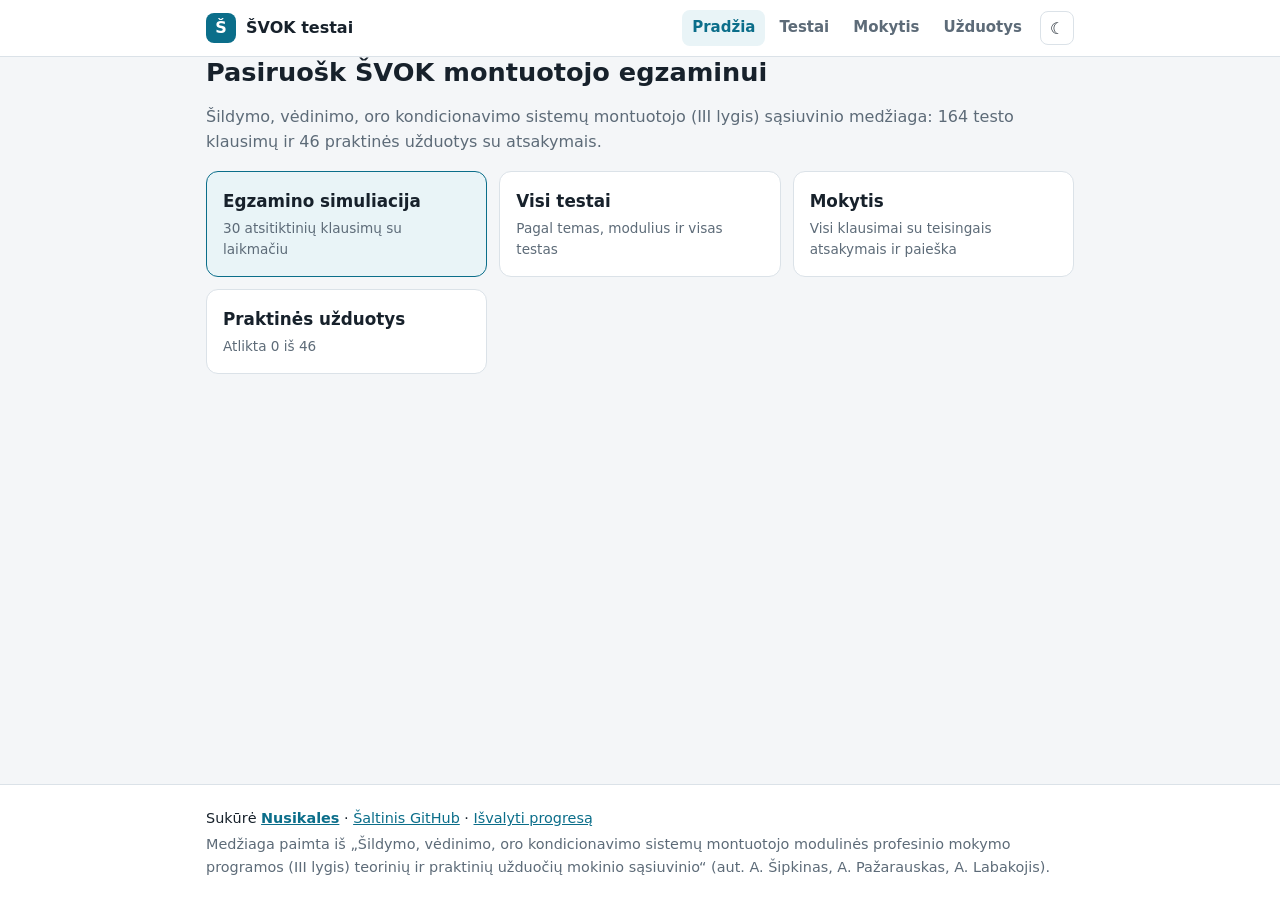
<file: index.html>
<!doctype html>
<html lang="lt"><head><meta charset="utf-8"><title>ŠVOK testai</title>
<meta http-equiv="refresh" content="0; url=site/">
<link rel="canonical" href="site/"></head>
<body><p><a href="site/">Atidaryti ŠVOK testus</a> · Sukūrė <a href="https://github.com/nusikales">Nusikales</a></p>
<script>location.replace('site/'+location.hash)</script></body></html>
</file>
<file: site/style.css>
:root{--bg:#f4f6f8;--card:#fff;--ink:#17212b;--muted:#5d6b78;--line:#dbe2e8;--brand:#0b6e8a;--brand2:#e9f4f7;--ok:#1d7a3e;--okbg:#e5f5ea;--bad:#b3261e;--badbg:#fbe9e7;--warn:#8a5a00}
@media (prefers-color-scheme:dark){:root:not([data-theme="light"]){--bg:#0f1418;--card:#182027;--ink:#e6edf2;--muted:#94a3b0;--line:#2a3640;--brand:#4cb4d1;--brand2:#14303a;--ok:#5cc985;--okbg:#14301f;--bad:#ff8a80;--badbg:#3a1a18;--warn:#f0b54a}}
:root[data-theme="dark"]{--bg:#0f1418;--card:#182027;--ink:#e6edf2;--muted:#94a3b0;--line:#2a3640;--brand:#4cb4d1;--brand2:#14303a;--ok:#5cc985;--okbg:#14301f;--bad:#ff8a80;--badbg:#3a1a18;--warn:#f0b54a}
:root[data-theme="dark"] .content img{background:#fff;border-radius:4px}
@media (prefers-color-scheme:dark){:root:not([data-theme="light"]) .content img{background:#fff;border-radius:4px}}
*{box-sizing:border-box}
html{-webkit-text-size-adjust:100%}
body{margin:0;background:var(--bg);color:var(--ink);font:16px/1.55 system-ui,-apple-system,"Segoe UI",Roboto,Arial,sans-serif;min-height:100vh;display:flex;flex-direction:column}
a{color:var(--brand)}
.wrap{max-width:900px;margin:0 auto;padding:0 16px;width:100%}
.top{background:var(--card);border-bottom:1px solid var(--line);position:sticky;top:0;z-index:5}
.top-in{display:flex;align-items:center;justify-content:space-between;gap:12px;height:56px}
.brand{display:flex;align-items:center;gap:10px;font-weight:700;text-decoration:none;color:var(--ink)}
.logo{width:30px;height:30px;border-radius:8px;background:var(--brand);color:#fff;display:grid;place-items:center;font-size:16px}
nav{display:flex;gap:4px}
nav a{text-decoration:none;color:var(--muted);padding:6px 10px;border-radius:8px;font-weight:600;font-size:15px}
nav a.on{background:var(--brand2);color:var(--brand)}
main{flex:1;padding-top:24px;padding-bottom:40px}
h1{font-size:1.6rem;line-height:1.25;margin:0 0 8px}
h2{font-size:1.2rem;margin:28px 0 10px}
.muted{color:var(--muted)}
.grid{display:grid;grid-template-columns:repeat(auto-fit,minmax(240px,1fr));gap:12px}
.card{background:var(--card);border:1px solid var(--line);border-radius:12px;padding:16px}
a.card{display:block;text-decoration:none;color:var(--ink);transition:border-color .15s}
a.card:hover{border-color:var(--brand)}
.card h3{margin:0 0 4px;font-size:1.05rem}
.stat{font-size:.85rem;color:var(--muted)}
.btn{appearance:none;border:1px solid var(--brand);background:var(--brand);color:#fff;font:inherit;font-weight:600;padding:10px 18px;border-radius:10px;cursor:pointer}
.btn.ghost{background:transparent;color:var(--brand)}
.btn:disabled{opacity:.45;cursor:default}
.row{display:flex;gap:10px;flex-wrap:wrap;align-items:center}
.bar{height:6px;background:var(--line);border-radius:3px;overflow:hidden;margin:10px 0 18px}
.bar i{display:block;height:100%;background:var(--brand)}
.q{font-size:1.1rem;font-weight:600;margin-bottom:14px}
.q p{margin:0 0 8px}
.opts{display:flex;flex-direction:column;gap:8px;margin-bottom:16px}
.opt{display:flex;gap:10px;align-items:flex-start;background:var(--card);border:1.5px solid var(--line);border-radius:10px;padding:12px 14px;cursor:pointer;text-align:left;font:inherit;color:inherit;width:100%}
.opt:hover{border-color:var(--brand)}
.opt .k{flex:none;width:26px;height:26px;border-radius:50%;border:1.5px solid var(--line);display:grid;place-items:center;font-weight:700;font-size:.85rem}
.opt.multi .k{border-radius:6px}
.opt.sel{border-color:var(--brand);background:var(--brand2)}
.opt.sel .k{background:var(--brand);border-color:var(--brand);color:#fff}
.opt.ok{border-color:var(--ok);background:var(--okbg)}
.opt.ok .k{background:var(--ok);border-color:var(--ok);color:#fff}
.opt.bad{border-color:var(--bad);background:var(--badbg)}
.opt.bad .k{background:var(--bad);border-color:var(--bad);color:#fff}
.opt p{margin:0}
.hint{font-size:.85rem;color:var(--warn);margin:-6px 0 10px}
.fb{padding:10px 14px;border-radius:10px;margin-bottom:14px;font-weight:600}
.fb.ok{background:var(--okbg);color:var(--ok)}.fb.bad{background:var(--badbg);color:var(--bad)}
.content img{max-width:100%;height:auto;max-height:360px}
.content table{border-collapse:collapse;width:100%;margin:8px 0;font-size:.92rem;font-weight:400}
.content td,.content th{border:1px solid var(--line);padding:6px 8px;vertical-align:top;text-align:left}
.content th img,.content td img{max-height:140px}
.tablewrap{overflow-x:auto}
.big{font-size:2.6rem;font-weight:800;margin:4px 0}
details.task{background:var(--card);border:1px solid var(--line);border-radius:12px;margin-bottom:10px}
details.task>summary{cursor:pointer;padding:14px 16px;font-weight:600;list-style:none;display:flex;gap:10px;align-items:center}
details.task>summary::-webkit-details-marker{display:none}
details.task>summary .n{flex:none;min-width:28px;height:28px;border-radius:8px;background:var(--brand2);color:var(--brand);display:grid;place-items:center;font-size:.85rem}
details.task.done>summary .n{background:var(--ok);color:#fff}
details.task .body{padding:0 16px 16px;border-top:1px solid var(--line)}
.ans{margin-top:14px;border-left:4px solid var(--ok);background:var(--okbg);padding:10px 14px;border-radius:0 10px 10px 0}
.ans h4{margin:0 0 6px;color:var(--ok)}
.review{border-top:1px solid var(--line);padding:14px 0}
.review .your{color:var(--bad)}.review .right{color:var(--ok)}
.chip{display:inline-block;font-size:.78rem;padding:2px 8px;border-radius:99px;background:var(--brand2);color:var(--brand);font-weight:600}
.foot{border-top:1px solid var(--line);background:var(--card);padding:18px 0;font-size:.9rem}
.foot p{margin:4px 0}
label.chk{display:inline-flex;gap:8px;align-items:center;cursor:pointer;font-size:.95rem}
@media (max-width:520px){h1{font-size:1.35rem}.brand span:last-child{display:none}nav a{padding:6px 8px}}

nav{align-items:center}
.iconbtn{appearance:none;border:1px solid var(--line);background:transparent;color:var(--ink);width:34px;height:34px;border-radius:8px;font-size:16px;cursor:pointer;margin-left:4px}
.card.accent{border-color:var(--brand);background:var(--brand2)}
.stats{display:grid;grid-template-columns:repeat(4,1fr);gap:8px;margin:16px 0}
.stats div{background:var(--card);border:1px solid var(--line);border-radius:12px;padding:10px;text-align:center}
.stats b{display:block;font-size:1.3rem}.stats span{font-size:.75rem;color:var(--muted)}
.qhead{display:flex;gap:10px;align-items:flex-start}.qhead .q{flex:1}
.flag{appearance:none;border:1px solid var(--line);background:var(--card);color:var(--muted);font-size:20px;width:40px;height:40px;border-radius:10px;cursor:pointer;flex:none}
.flag.on{color:#e0a100;border-color:#e0a100}
.opt:disabled{cursor:default;color:inherit;opacity:1}
.note{background:var(--brand2);border-radius:10px;padding:10px 14px;margin:0 0 14px;font-size:.92rem}
.src{margin-top:18px}
.big.good{color:var(--ok)}.big.mid{color:var(--warn)}.big.low{color:var(--bad)}
.ropts,.sopts{list-style:none;padding:0;margin:8px 0}
.ropts li,.sopts li{padding:4px 8px;border-radius:6px;margin:2px 0}
.ropts li.right,.sopts li.right{background:var(--okbg);color:var(--ok);font-weight:600}
.ropts li.your{background:var(--badbg);color:var(--bad)}
.ropts .content,.sopts .content{display:inline}
.searchbar{display:flex;gap:12px;align-items:center;flex-wrap:wrap;position:sticky;top:56px;background:var(--bg);padding:8px 0;z-index:3}
.searchbar input[type=search]{flex:1;min-width:200px;font:inherit;padding:10px 14px;border-radius:10px;border:1.5px solid var(--line);background:var(--card);color:var(--ink)}
.searchbar input[type=search]:focus{outline:none;border-color:var(--brand)}
.sq{background:var(--card);border:1px solid var(--line);border-radius:12px;padding:12px 14px;margin-bottom:10px}
.sq .q2{font-weight:600}.sq .q2 p{display:inline;margin:0}.sq .num{color:var(--muted)}
.hideans .sq:not(.reveal) .sopts li.right{background:transparent;color:inherit;font-weight:400}
.hideans .sq{cursor:pointer}
.hideans .sq:not(.reveal) .note{display:none}
.btn.sm{padding:6px 12px;font-size:.9rem}
.bar.sm{height:4px;margin:8px 0 0}
.content img{cursor:zoom-in}
.lightbox{position:fixed;inset:0;background:rgba(0,0,0,.85);z-index:50;display:flex;align-items:center;justify-content:center;padding:16px;cursor:zoom-out}
.lightbox[hidden]{display:none}
.lightbox img{max-width:100%;max-height:100%;background:#fff;border-radius:6px}
.lightbox button{position:absolute;top:12px;right:12px;width:40px;height:40px;border-radius:50%;border:0;background:#fff;font-size:18px;cursor:pointer}
.totop{position:fixed;right:16px;bottom:16px;width:44px;height:44px;border-radius:50%;border:1px solid var(--line);background:var(--card);color:var(--brand);font-size:20px;cursor:pointer;box-shadow:0 2px 8px rgba(0,0,0,.15);z-index:10}
.totop[hidden]{display:none}
[hidden]{display:none!important}
@media (max-width:600px){nav a{padding:6px 6px;font-size:14px}.stats{grid-template-columns:repeat(2,1fr)}}
@media (max-width:420px){nav a[data-nav="home"]{display:none}.top-in{gap:6px}}

.conflict{background:#fff4e0;color:#7a4b00;border-left:4px solid #e0a100;border-radius:0 10px 10px 0;padding:10px 14px;margin:0 0 12px;font-size:.92rem}
:root[data-theme="dark"] .conflict{background:#3a2c10;color:#f3c873}
@media (prefers-color-scheme:dark){:root:not([data-theme="light"]) .conflict{background:#3a2c10;color:#f3c873}}
.why{background:var(--brand2);border-left:4px solid var(--brand);border-radius:0 10px 10px 0;padding:10px 14px;margin:0 0 12px;font-size:.92rem}
.refs{font-size:.85rem;color:var(--muted);margin:0 0 14px}
.refs summary{cursor:pointer;font-weight:600}
.refs ul{margin:6px 0 0;padding-left:20px}
.sx{margin-top:8px}
.hideans .sq:not(.reveal) .sx{display:none}
.sq.hasc{border-left:4px solid #e0a100}
</file>
